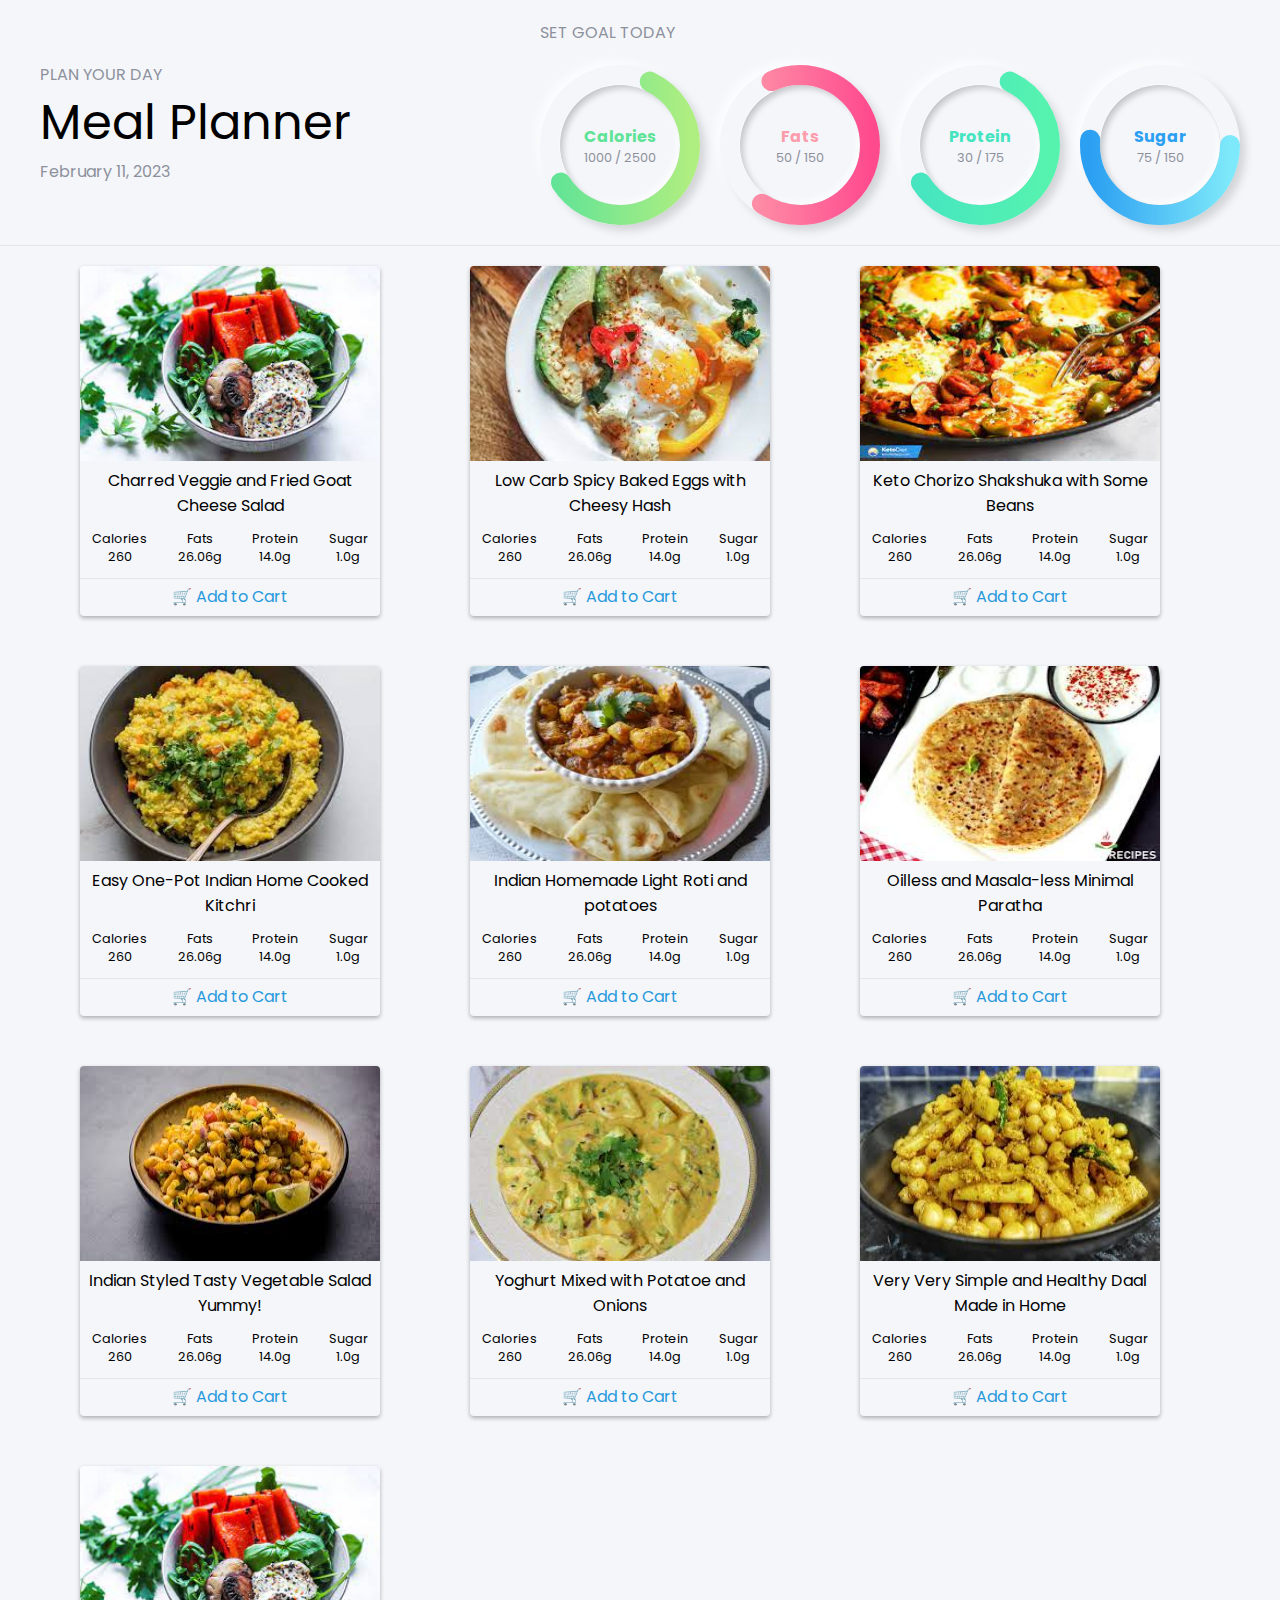
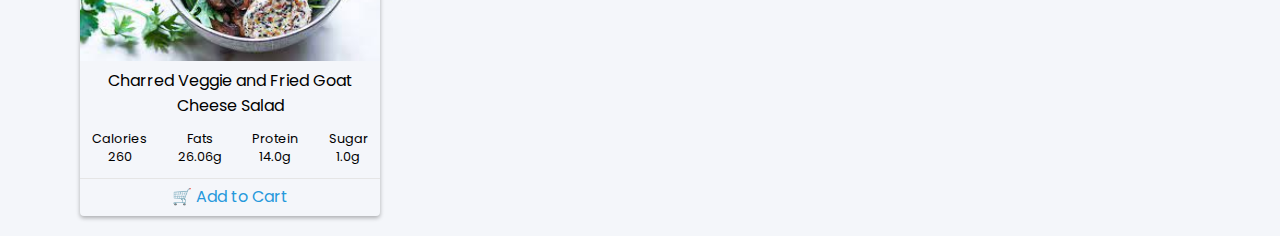
<file: jhanai hawa card mula haru/index.html>
<!DOCTYPE html>
<html lang="en">
<head>
    <meta charset="UTF-8">
    <meta http-equiv="X-UA-Compatible" content="IE=edge">
    <meta name="viewport" content="width=device-width, initial-scale=1.0">
    <title>Meal planner</title>
    <link rel="stylesheet" href="style.css">
    <script src="script.js" defer ></script>
</head>
<body>
    <div class="container">
        <div class="header">
            <div class="header__title">
                <div class="title_sub">PLAN YOUR DAY</div>
                <div class="title_main">Meal Planner</div>
                <div class="title_date">February 11, 2023</div>
            </div>
            <div class="header__progress">
                <div class="progress_title">SET GOAL TODAY</div>
                <div class="progress">
                    <div class="progress_calorie">
                        <div class="outer">
                            <div class="inner">
                                <div id="calorie_count">
                                    <div class="calorie_count__title">
                                        Calories
                                    </div>
                                    <div class="calorie_count__value">
                                        1000 / 2500
                                    </div>
                                </div>
                            </div>
                        </div>
                        <svg xmlns="http://www.w3.org/2000/svg" version="1.1" width="160px" height="160px">
                            <defs>
                            <linearGradient id="GradientColorCalorie">
                            <stop offset="0%"
                            stop-color="#5FE397" />
                            <stop offset="100%"
                            stop-color="#AFEE81" />
                            </linearGradient>
                            </defs>
                            <circle cx="80" cy="80" r="70"
                            stroke-linecap="round" />
                        </svg>
                    </div>
                    <div class="progress_fats">
                        <div class="outer">
                            <div class="inner">
                                <div id="fats_count">
                                    <div class="fats_count__title">
                                        Fats
                                    </div>
                                    <div class="fats_count__value">
                                        50 / 150
                                    </div>
                                </div>
                            </div>
                        </div>
                        <svg xmlns="http://www.w3.org/2000/svg" version="1.1" width="160px" height="160px">
                            <defs>
                            <linearGradient id="GradientColorFats">
                            <stop offset="0%"
                            stop-color="#FD9CAB" />
                            <stop offset="100%"
                            stop-color="#FF4B8E" />
                            </linearGradient>
                            </defs>
                            <circle cx="80" cy="80" r="70"
                            stroke-linecap="round" />
                        </svg>
                    </div>
                    <div class="progress_protein">
                        <div class="outer">
                            <div class="inner">
                                <div id="protein_count">
                                    <div class="protein_count__title">
                                        Protein
                                    </div>
                                    <div class="protein_count__value">
                                        30 / 175
                                    </div>
                                </div>
                            </div>
                        </div>
                        <svg xmlns="http://www.w3.org/2000/svg" version="1.1" width="160px" height="160px">
                            <defs>
                            <linearGradient id="GradientColorProtein">
                            <stop offset="0%"
                            stop-color="#45E4C1" />
                            <stop offset="100%"
                            stop-color="#56F3AF" />
                            </linearGradient>
                            </defs>
                            <circle cx="80" cy="80" r="70"
                            stroke-linecap="round" />
                        </svg>
                    </div>
                    <div class="progress_sugar">
                        <div class="outer">
                            <div class="inner">
                                <div id="sugar_count">
                                    <div class="sugar_count__title">
                                        Sugar
                                    </div>
                                    <div class="sugar_count__value">
                                        75 / 150
                                    </div>
                                </div>
                            </div>
                        </div>
                        <svg xmlns="http://www.w3.org/2000/svg" version="1.1" width="160px" height="160px">
                            <defs>
                            <linearGradient id="GradientColorSugar">
                            <stop offset="0%"
                            stop-color="#2B9FF2" />
                            <stop offset="100%"
                            stop-color="#7EE9FA" />
                            </linearGradient>
                            </defs>
                            <circle cx="80" cy="80" r="70"
                            stroke-linecap="round" />
                        </svg>
                    </div>
                </div>
            </div>
        </div>
        <div class="main">
            <div class="card">
                <img src="./images/charred.jpg" height="195px" width="300px"/>
                <div class="card_title">Charred Veggie and Fried Goat Cheese Salad</div>
                <div class="content">
                    <div class="content__calorie">
                        <div class="content__calorie__title">Calories</div>
                        <div class="content__calorie__value">260</div>
                    </div>
                    <div class="content__fats">
                        <div class="content__fats__title">Fats</div>
                        <div class="content__fats__value">26.06g</div>
                    </div>
                    <div class="content__protein">
                        <div class="content__protein__title">Protein</div>
                        <div class="content__protein__value">14.0g</div>
                    </div>
                    <div class="content__sugar">
                        <div class="content__sugar__title">Sugar</div>
                        <div class="content__sugar__value">1.0g</div>
                    </div>
                </div>
                <div class="review">
                    <div class="add-to-cart">🛒 Add to Cart</div>
                </div>
            </div>

            <div class="card">
                <img src="./images/spicy.jpg" height="195px" width="300px"/>
                <div class="card_title">Low Carb Spicy Baked Eggs with Cheesy Hash</div>
                <div class="content">
                    <div class="content__calorie">
                        <div class="content__calorie__title">Calories</div>
                        <div class="content__calorie__value">260</div>
                    </div>
                    <div class="content__fats">
                        <div class="content__fats__title">Fats</div>
                        <div class="content__fats__value">26.06g</div>
                    </div>
                    <div class="content__protein">
                        <div class="content__protein__title">Protein</div>
                        <div class="content__protein__value">14.0g</div>
                    </div>
                    <div class="content__sugar">
                        <div class="content__sugar__title">Sugar</div>
                        <div class="content__sugar__value">1.0g</div>
                    </div>
                </div>
                <div class="review">
                    <div class="add-to-cart">🛒 Add to Cart</div>
                </div>
            </div>

            <div class="card">
                <img src="./images/keto.jpg" height="195px" width="300px"/>
                <div class="card_title">Keto Chorizo Shakshuka with Some Beans</div>
                <div class="content">
                    <div class="content__calorie">
                        <div class="content__calorie__title">Calories</div>
                        <div class="content__calorie__value">260</div>
                    </div>
                    <div class="content__fats">
                        <div class="content__fats__title">Fats</div>
                        <div class="content__fats__value">26.06g</div>
                    </div>
                    <div class="content__protein">
                        <div class="content__protein__title">Protein</div>
                        <div class="content__protein__value">14.0g</div>
                    </div>
                    <div class="content__sugar">
                        <div class="content__sugar__title">Sugar</div>
                        <div class="content__sugar__value">1.0g</div>
                    </div>
                </div>
                <div class="review">
                    <div class="add-to-cart">🛒 Add to Cart</div>
                </div>
            </div>

            <div class="card">
                <img src="./images/kitchri.jpg" height="195px" width="300px"/>
                <div class="card_title">Easy One-Pot Indian Home Cooked Kitchri</div>
                <div class="content">
                    <div class="content__calorie">
                        <div class="content__calorie__title">Calories</div>
                        <div class="content__calorie__value">260</div>
                    </div>
                    <div class="content__fats">
                        <div class="content__fats__title">Fats</div>
                        <div class="content__fats__value">26.06g</div>
                    </div>
                    <div class="content__protein">
                        <div class="content__protein__title">Protein</div>
                        <div class="content__protein__value">14.0g</div>
                    </div>
                    <div class="content__sugar">
                        <div class="content__sugar__title">Sugar</div>
                        <div class="content__sugar__value">1.0g</div>
                    </div>
                </div>
                <div class="review">
                    <div class="add-to-cart">🛒 Add to Cart</div>
                </div>
            </div>

            <div class="card">
                <img src="./images/roti.jpg" height="195px" width="300px"/>
                <div class="card_title">Indian Homemade Light Roti and potatoes</div>
                <div class="content">
                    <div class="content__calorie">
                        <div class="content__calorie__title">Calories</div>
                        <div class="content__calorie__value">260</div>
                    </div>
                    <div class="content__fats">
                        <div class="content__fats__title">Fats</div>
                        <div class="content__fats__value">26.06g</div>
                    </div>
                    <div class="content__protein">
                        <div class="content__protein__title">Protein</div>
                        <div class="content__protein__value">14.0g</div>
                    </div>
                    <div class="content__sugar">
                        <div class="content__sugar__title">Sugar</div>
                        <div class="content__sugar__value">1.0g</div>
                    </div>
                </div>
                <div class="review">
                    <div class="add-to-cart">🛒 Add to Cart</div>
                </div>
            </div>

            <div class="card">
                <img src="./images/paratha.jpg" height="195px" width="300px"/>
                <div class="card_title">Oilless and Masala-less Minimal Paratha</div>
                <div class="content">
                    <div class="content__calorie">
                        <div class="content__calorie__title">Calories</div>
                        <div class="content__calorie__value">260</div>
                    </div>
                    <div class="content__fats">
                        <div class="content__fats__title">Fats</div>
                        <div class="content__fats__value">26.06g</div>
                    </div>
                    <div class="content__protein">
                        <div class="content__protein__title">Protein</div>
                        <div class="content__protein__value">14.0g</div>
                    </div>
                    <div class="content__sugar">
                        <div class="content__sugar__title">Sugar</div>
                        <div class="content__sugar__value">1.0g</div>
                    </div>
                </div>
                <div class="review">
                    <div class="add-to-cart">🛒 Add to Cart</div>
                </div>
            </div>

            <div class="card">
                <img src="./images/veg.jpg" height="195px" width="300px"/>
                <div class="card_title">Indian Styled Tasty Vegetable Salad Yummy!</div>
                <div class="content">
                    <div class="content__calorie">
                        <div class="content__calorie__title">Calories</div>
                        <div class="content__calorie__value">260</div>
                    </div>
                    <div class="content__fats">
                        <div class="content__fats__title">Fats</div>
                        <div class="content__fats__value">26.06g</div>
                    </div>
                    <div class="content__protein">
                        <div class="content__protein__title">Protein</div>
                        <div class="content__protein__value">14.0g</div>
                    </div>
                    <div class="content__sugar">
                        <div class="content__sugar__title">Sugar</div>
                        <div class="content__sugar__value">1.0g</div>
                    </div>
                </div>
                <div class="review">
                    <div class="add-to-cart">🛒 Add to Cart</div>
                </div>
            </div>

            <div class="card">
                <img src="./images/chukauni.jpg" height="195px" width="300px"/>
                <div class="card_title">Yoghurt Mixed with Potatoe and Onions</div>
                <div class="content">
                    <div class="content__calorie">
                        <div class="content__calorie__title">Calories</div>
                        <div class="content__calorie__value">260</div>
                    </div>
                    <div class="content__fats">
                        <div class="content__fats__title">Fats</div>
                        <div class="content__fats__value">26.06g</div>
                    </div>
                    <div class="content__protein">
                        <div class="content__protein__title">Protein</div>
                        <div class="content__protein__value">14.0g</div>
                    </div>
                    <div class="content__sugar">
                        <div class="content__sugar__title">Sugar</div>
                        <div class="content__sugar__value">1.0g</div>
                    </div>
                </div>
                <div class="review">
                    <div class="add-to-cart">🛒 Add to Cart</div>
                </div>
            </div>

            <div class="card">
                <img src="./images/daal.jpg" height="195px" width="300px"/>
                <div class="card_title">Very Very Simple and Healthy Daal Made in Home</div>
                <div class="content">
                    <div class="content__calorie">
                        <div class="content__calorie__title">Calories</div>
                        <div class="content__calorie__value">260</div>
                    </div>
                    <div class="content__fats">
                        <div class="content__fats__title">Fats</div>
                        <div class="content__fats__value">26.06g</div>
                    </div>
                    <div class="content__protein">
                        <div class="content__protein__title">Protein</div>
                        <div class="content__protein__value">14.0g</div>
                    </div>
                    <div class="content__sugar">
                        <div class="content__sugar__title">Sugar</div>
                        <div class="content__sugar__value">1.0g</div>
                    </div>
                </div>
                <div class="review">
                    <div class="add-to-cart">🛒 Add to Cart</div>
                </div>
            </div>

            <div class="card">
                <img src="./images/charred.jpg" height="195px" width="300px"/>
                <div class="card_title">Charred Veggie and Fried Goat Cheese Salad</div>
                <div class="content">
                    <div class="content__calorie">
                        <div class="content__calorie__title">Calories</div>
                        <div class="content__calorie__value">260</div>
                    </div>
                    <div class="content__fats">
                        <div class="content__fats__title">Fats</div>
                        <div class="content__fats__value">26.06g</div>
                    </div>
                    <div class="content__protein">
                        <div class="content__protein__title">Protein</div>
                        <div class="content__protein__value">14.0g</div>
                    </div>
                    <div class="content__sugar">
                        <div class="content__sugar__title">Sugar</div>
                        <div class="content__sugar__value">1.0g</div>
                    </div>
                </div>
                <div class="review">
                    <div class="add-to-cart">🛒 Add to Cart</div>
                </div>
            </div>
        </div>
    </div>
</body>
</html>
</file>
<file: jhanai hawa card mula haru/style.css>
@import url('https://fonts.googleapis.com/css2?family=Poppins:wght@300;400;500;600;700&display=swap');

:root {
    --text-color-secondary : #8D919C;
}

* {
    margin: 0;
    padding: 0;
    box-sizing: border-box;
}

body {
    font-family: 'Poppins', sans-serif;
    font-size: 16px;
    background-color: #F4F6FA;
}

/* header */
.header {
    /* background-color: red; */
    display: flex;
    justify-content: space-between;
    margin: 20px 40px;
}

.header__title {
    display: flex;
    flex-direction: column;
    justify-content: center;
}

.title_sub, .title_date, .progress_title {
    color:var(--text-color-secondary);
}

.title_main {
    font-size: 3rem;
}

.header__progress {
    display: flex;
    flex-direction: column;
    gap: 20px;
}

/* progress bar */
.progress {
    display: flex;
    gap: 20px;
}

.progress_calorie, .progress_fats, .progress_protein, .progress_sugar {
    position: relative;
}

.outer {
    height: 160px;
    width: 160px;
    padding: 20px;
    border-radius: 50%;
    box-shadow: 6px 6px 10px -1px rgba(0, 0, 0, 0.15), -6px -6px 10px -1px rgba(255, 255, 255, 0.7);
}

.inner {
    height: 120px;
    width: 120px;
    box-shadow: inset 4px 4px 6px -1px rgba(0, 0, 0, 0.2), inset -4px -4px 6px -1px rgba(255, 255, 255, 0.7), -0.5px -0.5px 0px rgba(255, 255, 255, 1), 0.5px 0.5px 0px rgba(0, 0, 0, 0.15), 0px 12px 10px -10px rgba(0, 0, 0, 0.05);
    border-radius: 50%;

    display: flex;
    justify-content: center;
    align-items: center;
}

.calorie_count__title {
    color: #5FE397;
    font-weight: bold;
}

.fats_count__title {
    color: #FD9CAB;
    font-weight: bold;
}

.protein_count__title {
    color: #45E4C1;
    font-weight: bold;
}

.sugar_count__title {
    color: #2B9FF2;
    font-weight: bold;
}

#calorie_count, #fats_count, #protein_count, #sugar_count{
    text-align: center;
}

.calorie_count__value,
.fats_count__value,
.protein_count__value,
.sugar_count__value {
    font-size: 0.8rem;
    color: var(--text-color-secondary);
}

circle {
    fill: none;
    stroke-width: 20px;
    stroke-dasharray: 450;
}

.progress_calorie circle {
    stroke: url(#GradientColorCalorie);
}

.progress_fats circle {
    stroke: url(#GradientColorFats);
}

.progress_protein circle {
    stroke: url(#GradientColorProtein);
}

.progress_sugar circle {
    stroke: url(#GradientColorSugar);
}

svg {
    position: absolute;
    top: 0;
    left: 0;
}

.main {
    display: grid;
    grid-template-columns: repeat(3, 1fr);
    gap: 50px;
    padding: 20px 80px;
    border-top: 1.5px solid #E5E5E5;
}

/* cards section */
.card {
    width: 300px;
    height: 350px;
    text-align: center;
    border-radius: 4px;
    box-shadow: 0px 2px 4px rgba(0, 0, 0, 0.3);
    overflow: hidden;
}

.content {
    font-size: 0.8rem;
    padding: 12px;
    display: flex;
    justify-content: space-between;
    border-bottom: 1.5px solid #E5E5E5;
}

.review {
    display: flex;
    align-items: center;
    justify-content: center;
    padding: 5px;
    color: #2699dc;
    cursor: pointer;
}
</file>
